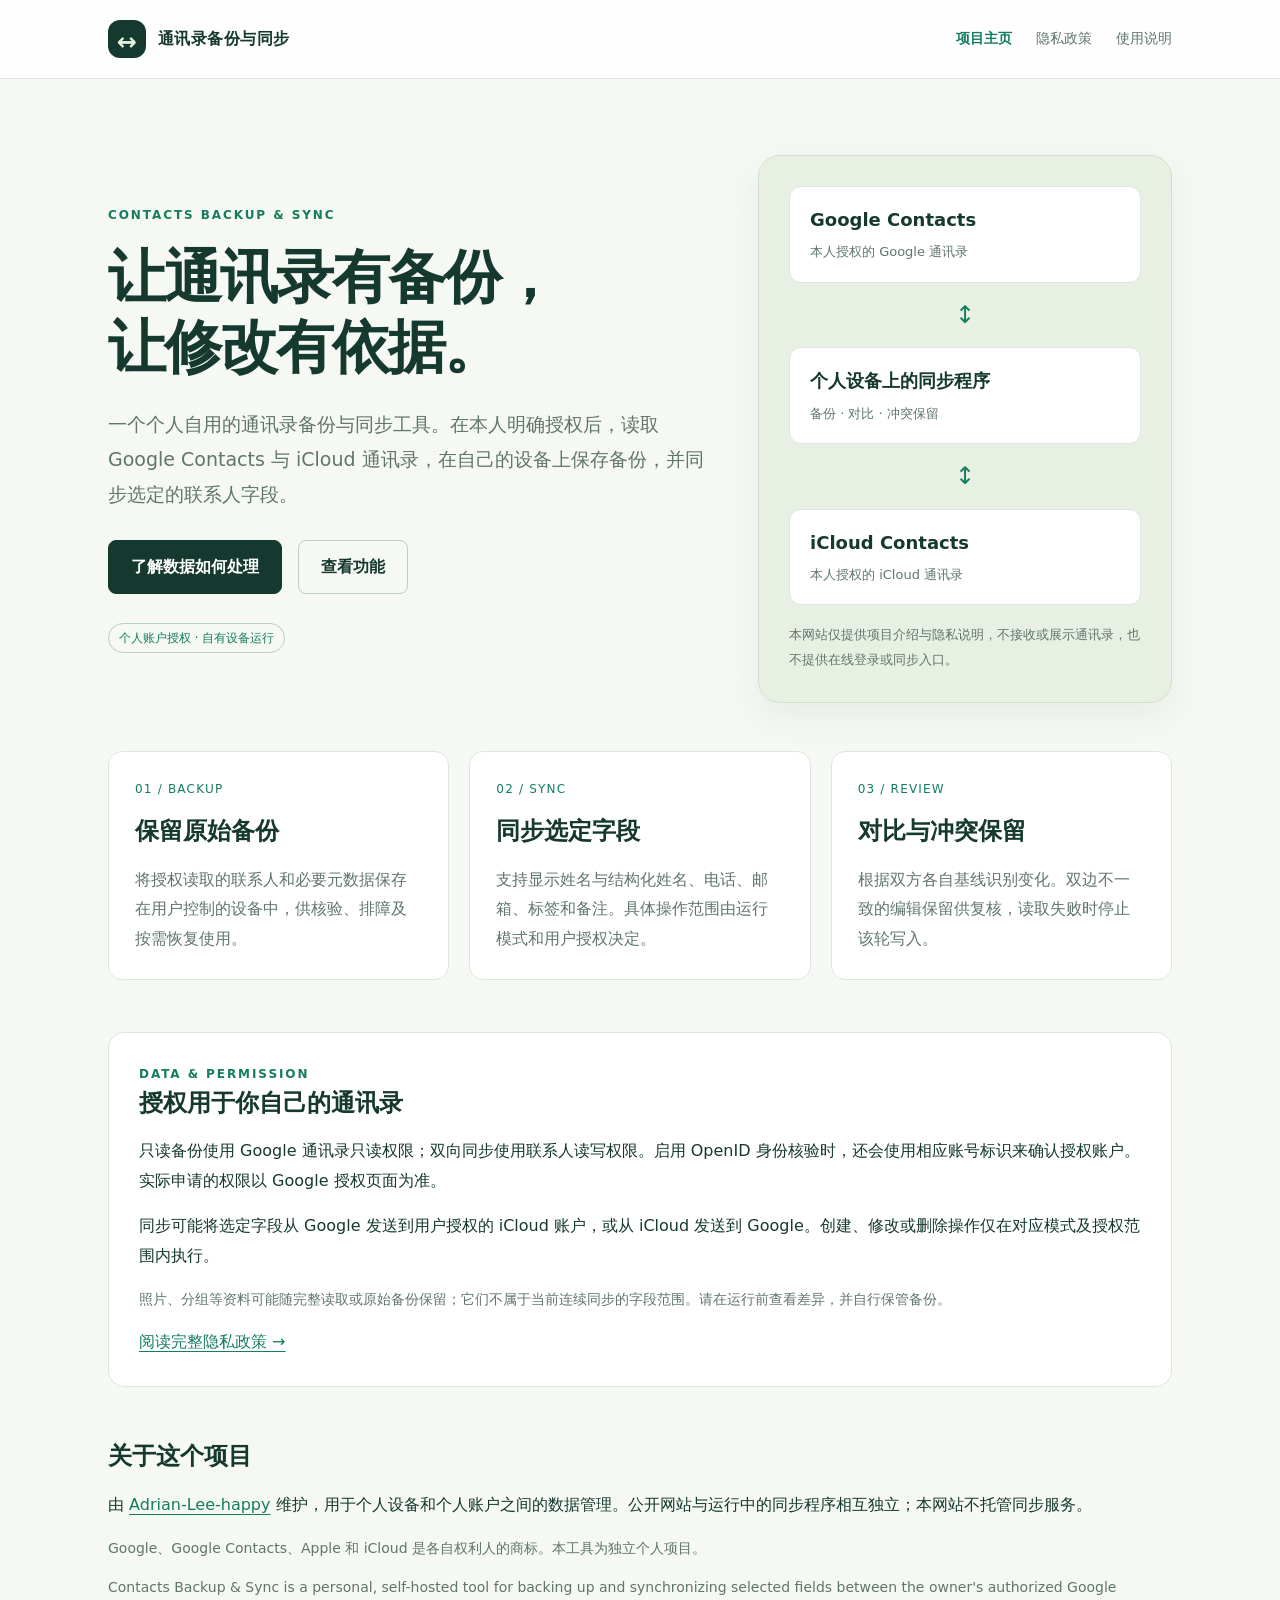
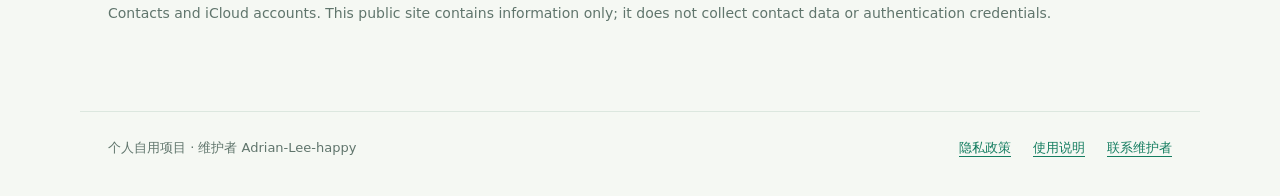
<file: index.html>
<!doctype html>
<html lang="zh-CN"><head><meta charset="utf-8"><meta name="viewport" content="width=device-width, initial-scale=1"><meta name="description" content="个人自用通讯录备份与同步工具：在授权的 Google Contacts 和 iCloud 账户之间备份、核验和同步。"><meta name="referrer" content="no-referrer"><title>项目主页 · 通讯录备份与同步</title><link rel="stylesheet" href="assets/style.css"></head>
<body><header><nav class="nav" aria-label="主导航"><a class="brand" href="./"><span class="mark" aria-hidden="true">↔</span><span>通讯录备份与同步</span></a><div class="navlinks"><a href="./" aria-current="page">项目主页</a><a href="privacy/">隐私政策</a><a href="terms/">使用说明</a></div></nav></header><main><section class="hero"><div><div class="eyebrow">Contacts Backup &amp; Sync</div><h1>让通讯录有备份，<br>让修改有依据。</h1><p class="lead">一个个人自用的通讯录备份与同步工具。在本人明确授权后，读取 Google Contacts 与 iCloud 通讯录，在自己的设备上保存备份，并同步选定的联系人字段。</p><div class="actions"><a class="button" href="privacy/">了解数据如何处理</a><a class="button secondary" href="#features">查看功能</a></div><span class="tag">个人账户授权 · 自有设备运行</span></div><div class="diagram" aria-label="Google 通讯录与 iCloud 通讯录经个人设备进行同步"><div class="account"><strong>Google Contacts</strong><span>本人授权的 Google 通讯录</span></div><div class="connector" aria-hidden="true">↕</div><div class="account"><strong>个人设备上的同步程序</strong><span>备份 · 对比 · 冲突保留</span></div><div class="connector" aria-hidden="true">↕</div><div class="account"><strong>iCloud Contacts</strong><span>本人授权的 iCloud 通讯录</span></div><p class="caption">本网站仅提供项目介绍与隐私说明，不接收或展示通讯录，也不提供在线登录或同步入口。</p></div></section><section id="features" class="grid" aria-label="主要功能"><article class="card"><span class="number">01 / BACKUP</span><h2>保留原始备份</h2><p>将授权读取的联系人和必要元数据保存在用户控制的设备中，供核验、排障及按需恢复使用。</p></article><article class="card"><span class="number">02 / SYNC</span><h2>同步选定字段</h2><p>支持显示姓名与结构化姓名、电话、邮箱、标签和备注。具体操作范围由运行模式和用户授权决定。</p></article><article class="card"><span class="number">03 / REVIEW</span><h2>对比与冲突保留</h2><p>根据双方各自基线识别变化。双边不一致的编辑保留供复核，读取失败时停止该轮写入。</p></article></section><section class="section panel"><div class="eyebrow">Data &amp; permission</div><h2>授权用于你自己的通讯录</h2><p>只读备份使用 Google 通讯录只读权限；双向同步使用联系人读写权限。启用 OpenID 身份核验时，还会使用相应账号标识来确认授权账户。实际申请的权限以 Google 授权页面为准。</p><p>同步可能将选定字段从 Google 发送到用户授权的 iCloud 账户，或从 iCloud 发送到 Google。创建、修改或删除操作仅在对应模式及授权范围内执行。</p><p class="small">照片、分组等资料可能随完整读取或原始备份保留；它们不属于当前连续同步的字段范围。请在运行前查看差异，并自行保管备份。</p><a href="privacy/">阅读完整隐私政策 →</a></section><section class="section"><h2>关于这个项目</h2><p>由 <a href="https://github.com/Adrian-Lee-happy">Adrian-Lee-happy</a> 维护，用于个人设备和个人账户之间的数据管理。公开网站与运行中的同步程序相互独立；本网站不托管同步服务。</p><p class="small">Google、Google Contacts、Apple 和 iCloud 是各自权利人的商标。本工具为独立个人项目。</p><p class="en" lang="en">Contacts Backup &amp; Sync is a personal, self-hosted tool for backing up and synchronizing selected fields between the owner's authorized Google Contacts and iCloud accounts. This public site contains information only; it does not collect contact data or authentication credentials.</p></section></main><footer><span>个人自用项目 · 维护者 Adrian-Lee-happy</span><nav aria-label="页脚导航"><a href="privacy/">隐私政策</a><a href="terms/">使用说明</a><a href="https://github.com/Adrian-Lee-happy/contacts-sync-info/issues">联系维护者</a></nav></footer></body></html>
</file>
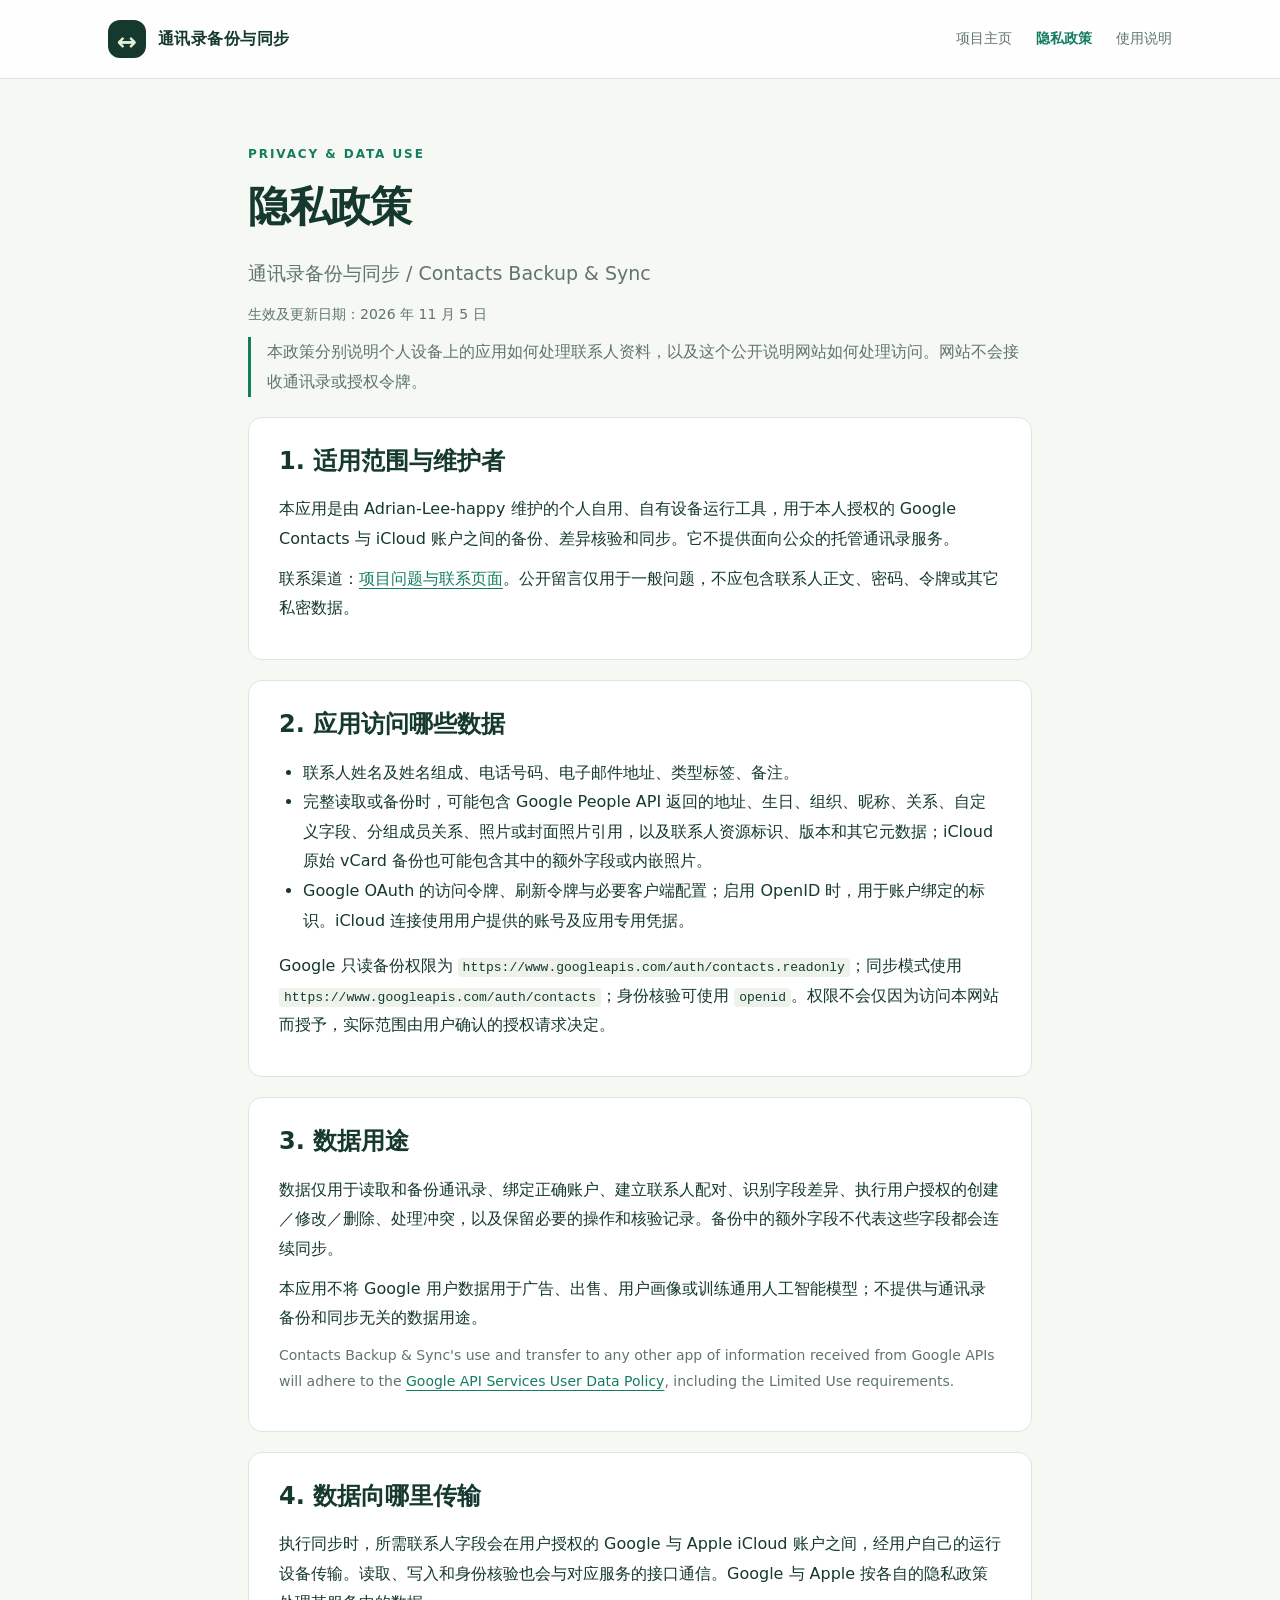
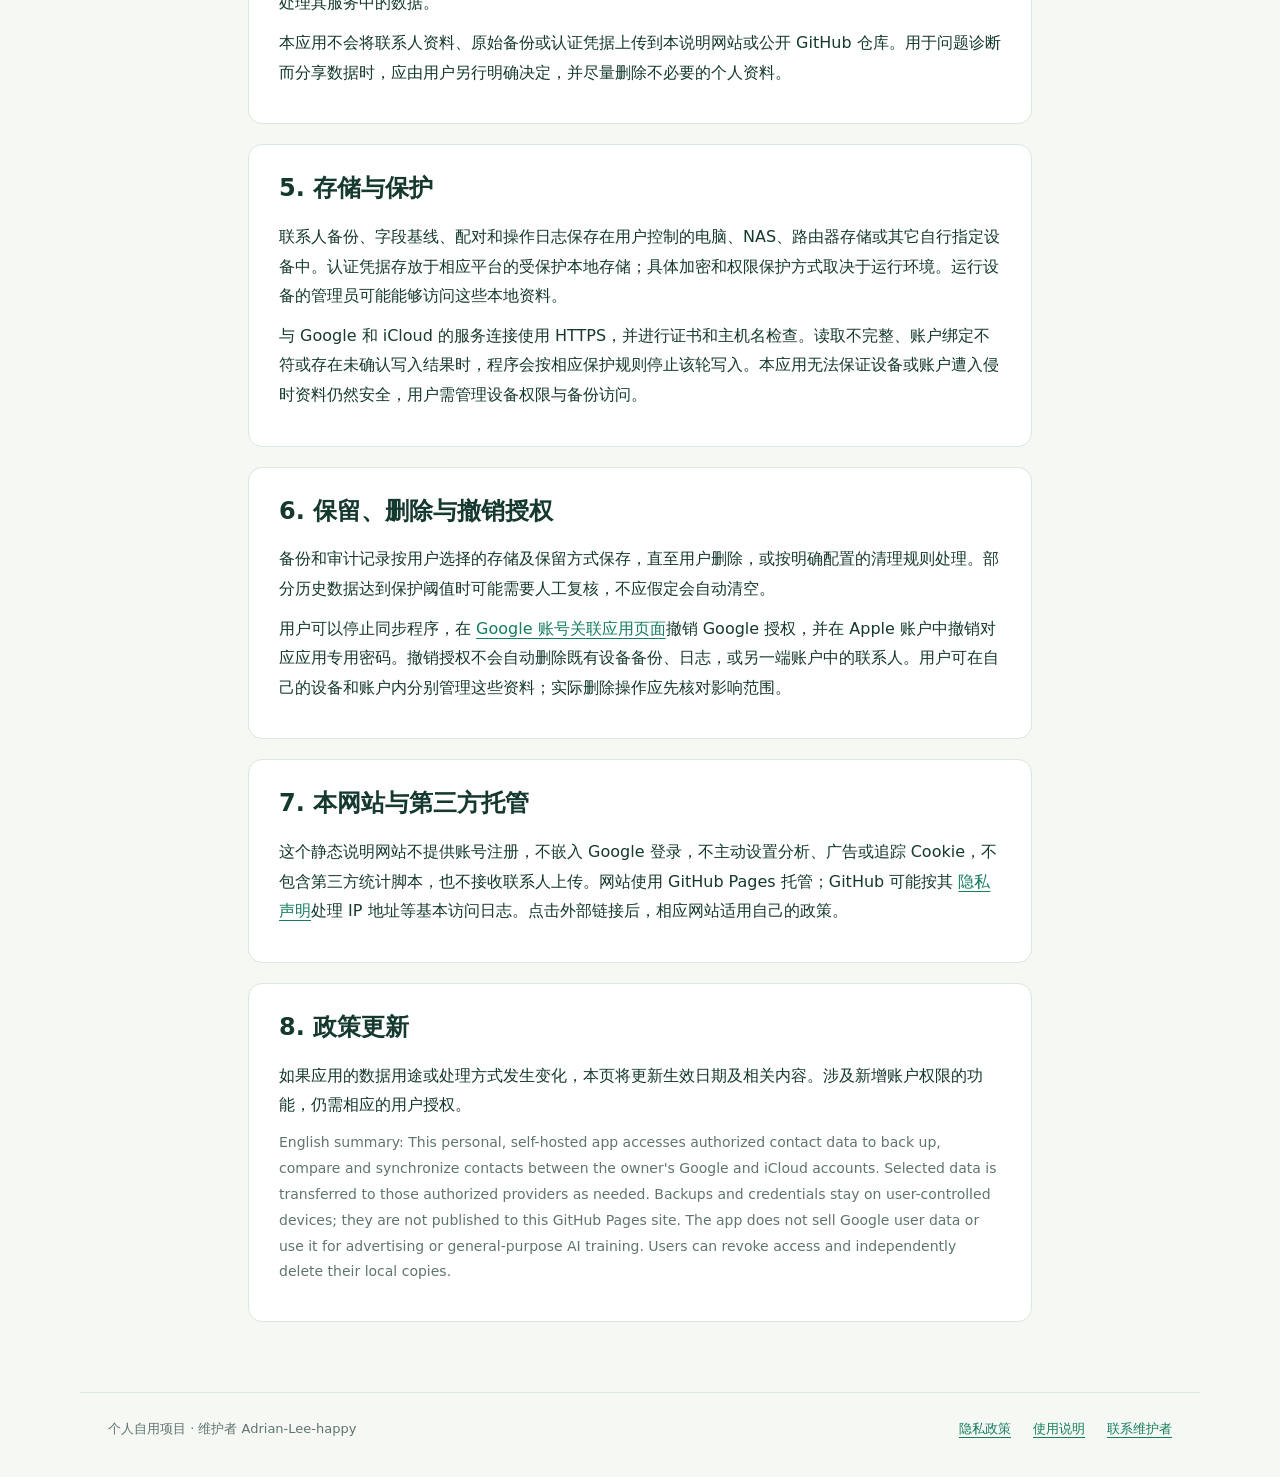
<file: privacy/index.html>
<!doctype html>
<html lang="zh-CN"><head><meta charset="utf-8"><meta name="viewport" content="width=device-width, initial-scale=1"><meta name="description" content="说明通讯录备份与同步对 Google 和 iCloud 联系人数据的访问、用途、传输、存储、保留与删除。"><meta name="referrer" content="no-referrer"><title>隐私政策 · 通讯录备份与同步</title><link rel="stylesheet" href="../assets/style.css"></head>
<body><header><nav class="nav" aria-label="主导航"><a class="brand" href="../"><span class="mark" aria-hidden="true">↔</span><span>通讯录备份与同步</span></a><div class="navlinks"><a href="../">项目主页</a><a href="../privacy/" aria-current="page">隐私政策</a><a href="../terms/">使用说明</a></div></nav></header><main class="doc"><div class="eyebrow">Privacy &amp; data use</div><h1>隐私政策</h1><p class="lead">通讯录备份与同步 / Contacts Backup &amp; Sync</p><p class="small">生效及更新日期：2026 年 11 月 5 日</p><p class="notice">本政策分别说明个人设备上的应用如何处理联系人资料，以及这个公开说明网站如何处理访问。网站不会接收通讯录或授权令牌。</p>
<section><h2>1. 适用范围与维护者</h2><p>本应用是由 Adrian-Lee-happy 维护的个人自用、自有设备运行工具，用于本人授权的 Google Contacts 与 iCloud 账户之间的备份、差异核验和同步。它不提供面向公众的托管通讯录服务。</p><p>联系渠道：<a href="https://github.com/Adrian-Lee-happy/contacts-sync-info/issues">项目问题与联系页面</a>。公开留言仅用于一般问题，不应包含联系人正文、密码、令牌或其它私密数据。</p></section>
<section><h2>2. 应用访问哪些数据</h2><ul><li>联系人姓名及姓名组成、电话号码、电子邮件地址、类型标签、备注。</li><li>完整读取或备份时，可能包含 Google People API 返回的地址、生日、组织、昵称、关系、自定义字段、分组成员关系、照片或封面照片引用，以及联系人资源标识、版本和其它元数据；iCloud 原始 vCard 备份也可能包含其中的额外字段或内嵌照片。</li><li>Google OAuth 的访问令牌、刷新令牌与必要客户端配置；启用 OpenID 时，用于账户绑定的标识。iCloud 连接使用用户提供的账号及应用专用凭据。</li></ul><p>Google 只读备份权限为 <code>https://www.googleapis.com/auth/contacts.readonly</code>；同步模式使用 <code>https://www.googleapis.com/auth/contacts</code>；身份核验可使用 <code>openid</code>。权限不会仅因为访问本网站而授予，实际范围由用户确认的授权请求决定。</p></section>
<section><h2>3. 数据用途</h2><p>数据仅用于读取和备份通讯录、绑定正确账户、建立联系人配对、识别字段差异、执行用户授权的创建／修改／删除、处理冲突，以及保留必要的操作和核验记录。备份中的额外字段不代表这些字段都会连续同步。</p><p>本应用不将 Google 用户数据用于广告、出售、用户画像或训练通用人工智能模型；不提供与通讯录备份和同步无关的数据用途。</p><p class="en" lang="en">Contacts Backup &amp; Sync's use and transfer to any other app of information received from Google APIs will adhere to the <a href="https://developers.google.com/terms/api-services-user-data-policy">Google API Services User Data Policy</a>, including the Limited Use requirements.</p></section>
<section><h2>4. 数据向哪里传输</h2><p>执行同步时，所需联系人字段会在用户授权的 Google 与 Apple iCloud 账户之间，经用户自己的运行设备传输。读取、写入和身份核验也会与对应服务的接口通信。Google 与 Apple 按各自的隐私政策处理其服务中的数据。</p><p>本应用不会将联系人资料、原始备份或认证凭据上传到本说明网站或公开 GitHub 仓库。用于问题诊断而分享数据时，应由用户另行明确决定，并尽量删除不必要的个人资料。</p></section>
<section><h2>5. 存储与保护</h2><p>联系人备份、字段基线、配对和操作日志保存在用户控制的电脑、NAS、路由器存储或其它自行指定设备中。认证凭据存放于相应平台的受保护本地存储；具体加密和权限保护方式取决于运行环境。运行设备的管理员可能能够访问这些本地资料。</p><p>与 Google 和 iCloud 的服务连接使用 HTTPS，并进行证书和主机名检查。读取不完整、账户绑定不符或存在未确认写入结果时，程序会按相应保护规则停止该轮写入。本应用无法保证设备或账户遭入侵时资料仍然安全，用户需管理设备权限与备份访问。</p></section>
<section><h2>6. 保留、删除与撤销授权</h2><p>备份和审计记录按用户选择的存储及保留方式保存，直至用户删除，或按明确配置的清理规则处理。部分历史数据达到保护阈值时可能需要人工复核，不应假定会自动清空。</p><p>用户可以停止同步程序，在 <a href="https://myaccount.google.com/connections">Google 账号关联应用页面</a>撤销 Google 授权，并在 Apple 账户中撤销对应应用专用密码。撤销授权不会自动删除既有设备备份、日志，或另一端账户中的联系人。用户可在自己的设备和账户内分别管理这些资料；实际删除操作应先核对影响范围。</p></section>
<section><h2>7. 本网站与第三方托管</h2><p>这个静态说明网站不提供账号注册，不嵌入 Google 登录，不主动设置分析、广告或追踪 Cookie，不包含第三方统计脚本，也不接收联系人上传。网站使用 GitHub Pages 托管；GitHub 可能按其 <a href="https://docs.github.com/en/site-policy/privacy-policies/github-general-privacy-statement">隐私声明</a>处理 IP 地址等基本访问日志。点击外部链接后，相应网站适用自己的政策。</p></section>
<section><h2>8. 政策更新</h2><p>如果应用的数据用途或处理方式发生变化，本页将更新生效日期及相关内容。涉及新增账户权限的功能，仍需相应的用户授权。</p><p class="en" lang="en">English summary: This personal, self-hosted app accesses authorized contact data to back up, compare and synchronize contacts between the owner's Google and iCloud accounts. Selected data is transferred to those authorized providers as needed. Backups and credentials stay on user-controlled devices; they are not published to this GitHub Pages site. The app does not sell Google user data or use it for advertising or general-purpose AI training. Users can revoke access and independently delete their local copies.</p></section></main><footer><span>个人自用项目 · 维护者 Adrian-Lee-happy</span><nav aria-label="页脚导航"><a href="../privacy/">隐私政策</a><a href="../terms/">使用说明</a><a href="https://github.com/Adrian-Lee-happy/contacts-sync-info/issues">联系维护者</a></nav></footer></body></html>
</file>
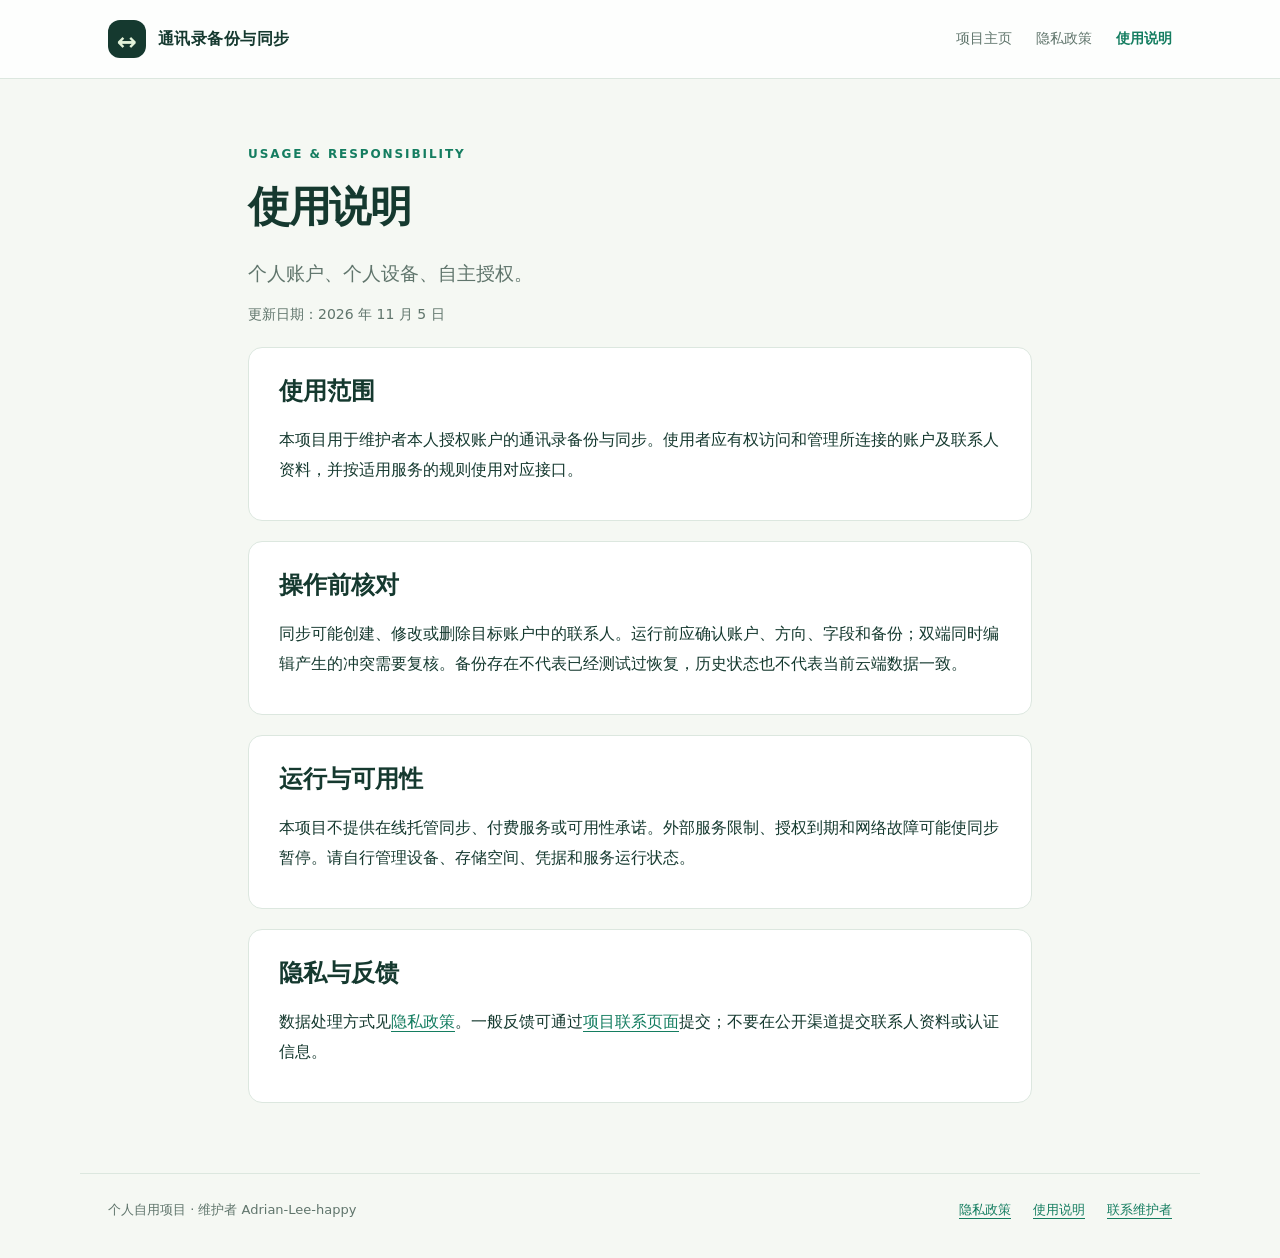
<file: terms/index.html>
<!doctype html>
<html lang="zh-CN"><head><meta charset="utf-8"><meta name="viewport" content="width=device-width, initial-scale=1"><meta name="description" content="通讯录备份与同步的个人使用范围、操作复核与运行说明。"><meta name="referrer" content="no-referrer"><title>使用说明 · 通讯录备份与同步</title><link rel="stylesheet" href="../assets/style.css"></head>
<body><header><nav class="nav" aria-label="主导航"><a class="brand" href="../"><span class="mark" aria-hidden="true">↔</span><span>通讯录备份与同步</span></a><div class="navlinks"><a href="../">项目主页</a><a href="../privacy/">隐私政策</a><a href="../terms/" aria-current="page">使用说明</a></div></nav></header><main class="doc"><div class="eyebrow">Usage &amp; responsibility</div><h1>使用说明</h1><p class="lead">个人账户、个人设备、自主授权。</p><p class="small">更新日期：2026 年 11 月 5 日</p><section><h2>使用范围</h2><p>本项目用于维护者本人授权账户的通讯录备份与同步。使用者应有权访问和管理所连接的账户及联系人资料，并按适用服务的规则使用对应接口。</p></section><section><h2>操作前核对</h2><p>同步可能创建、修改或删除目标账户中的联系人。运行前应确认账户、方向、字段和备份；双端同时编辑产生的冲突需要复核。备份存在不代表已经测试过恢复，历史状态也不代表当前云端数据一致。</p></section><section><h2>运行与可用性</h2><p>本项目不提供在线托管同步、付费服务或可用性承诺。外部服务限制、授权到期和网络故障可能使同步暂停。请自行管理设备、存储空间、凭据和服务运行状态。</p></section><section><h2>隐私与反馈</h2><p>数据处理方式见<a href="../privacy/">隐私政策</a>。一般反馈可通过<a href="https://github.com/Adrian-Lee-happy/contacts-sync-info/issues">项目联系页面</a>提交；不要在公开渠道提交联系人资料或认证信息。</p></section></main><footer><span>个人自用项目 · 维护者 Adrian-Lee-happy</span><nav aria-label="页脚导航"><a href="../privacy/">隐私政策</a><a href="../terms/">使用说明</a><a href="https://github.com/Adrian-Lee-happy/contacts-sync-info/issues">联系维护者</a></nav></footer></body></html>
</file>
<file: assets/style.css>
:root{color-scheme:light;--ink:#15392f;--muted:#60756c;--green:#147d60;--line:#dce7df;--paper:#f5f8f3;--white:#fff}*{box-sizing:border-box}html{scroll-behavior:smooth}body{margin:0;background:var(--paper);color:var(--ink);font:16px/1.85 system-ui,-apple-system,"Segoe UI","Microsoft YaHei",sans-serif}a{color:var(--green);text-underline-offset:4px}a:hover{text-decoration-thickness:2px}a:focus-visible{outline:3px solid #d49539;outline-offset:5px}header{border-bottom:1px solid var(--line);background:#ffffffd9}.nav{max-width:1120px;margin:auto;padding:20px 28px;display:flex;align-items:center;justify-content:space-between;gap:24px}.brand{display:flex;gap:12px;align-items:center;color:var(--ink);text-decoration:none;font-weight:750;letter-spacing:.03em}.mark{width:38px;height:38px;background:var(--ink);color:#e2f2d9;display:grid;place-items:center;border-radius:12px;font-size:24px}.navlinks{display:flex;gap:24px;font-size:14px}.navlinks a{color:var(--muted);text-decoration:none}.navlinks a[aria-current=page]{color:var(--green);font-weight:700}main{max-width:1120px;margin:auto;padding:64px 28px 70px}.eyebrow{font-size:12px;letter-spacing:.16em;font-weight:750;color:var(--green);text-transform:uppercase}.hero{display:grid;grid-template-columns:1.3fr .9fr;gap:52px;align-items:center;padding:12px 0 48px}h1{font-size:clamp(34px,4.5vw,58px);line-height:1.22;letter-spacing:-.035em;margin:16px 0 24px;font-weight:750}h2{font-size:24px;line-height:1.45;margin:0 0 16px}h3{font-size:18px;margin:0 0 10px}.lead{font-size:19px;color:var(--muted);max-width:650px}.actions{display:flex;gap:16px;align-items:center;flex-wrap:wrap;margin:28px 0}.button{display:inline-block;background:var(--ink);border:1px solid var(--ink);color:white;text-decoration:none;padding:11px 22px;border-radius:8px;font-weight:650}.button.secondary{background:transparent;color:var(--ink);border-color:#bdcfc1}.diagram{background:#e8f0e3;border:1px solid #d4e0ce;border-radius:22px;padding:30px;box-shadow:0 14px 36px #284e3210}.diagram .account{background:#fff;border:1px solid var(--line);padding:16px 20px;border-radius:12px}.account strong{display:block;font-size:18px}.account span{font-size:13px;color:var(--muted)}.connector{padding:10px;text-align:center;color:var(--green);font-size:24px}.diagram .caption{font-size:13px;color:var(--muted);margin:18px 0 0}.grid{display:grid;grid-template-columns:repeat(3,1fr);gap:20px}.card{padding:26px;background:white;border:1px solid var(--line);border-radius:14px}.card p{color:var(--muted);margin:0}.number{display:block;font-size:12px;letter-spacing:.1em;color:var(--green);margin-bottom:14px}.section{margin-top:52px}.panel{padding:30px;border:1px solid var(--line);border-radius:16px;background:white}.panel p:last-child{margin-bottom:0}.small{font-size:14px;color:var(--muted)}.doc{max-width:840px}.doc h1{font-size:42px}.doc section{background:white;border:1px solid var(--line);border-radius:14px;padding:26px 30px;margin-top:20px}.doc ul{padding-left:24px}.doc p{margin:10px 0}.en{color:var(--muted);font-size:14px}.tag{display:inline-block;font-size:12px;padding:3px 10px;border:1px solid #bacfc0;border-radius:30px;color:var(--green)}code{font-size:13px;background:#edf3eb;padding:2px 5px;border-radius:4px;overflow-wrap:anywhere}footer{border-top:1px solid var(--line);max-width:1120px;margin:auto;padding:24px 28px 36px;display:flex;justify-content:space-between;gap:24px;font-size:13px;color:var(--muted)}footer nav{display:flex;gap:22px;flex-wrap:wrap}.notice{border-left:3px solid var(--green);padding-left:16px;margin:26px 0;color:var(--muted)}@media(max-width:740px){.nav{align-items:flex-start;flex-direction:column;gap:12px}.navlinks{gap:20px}.hero{grid-template-columns:1fr;gap:28px;padding-bottom:28px}main{padding:32px 20px 48px}.grid{grid-template-columns:1fr}.lead{font-size:17px}.doc h1{font-size:34px}.doc section{padding:22px}footer{flex-direction:column;gap:14px}.diagram{padding:24px}}
</file>
